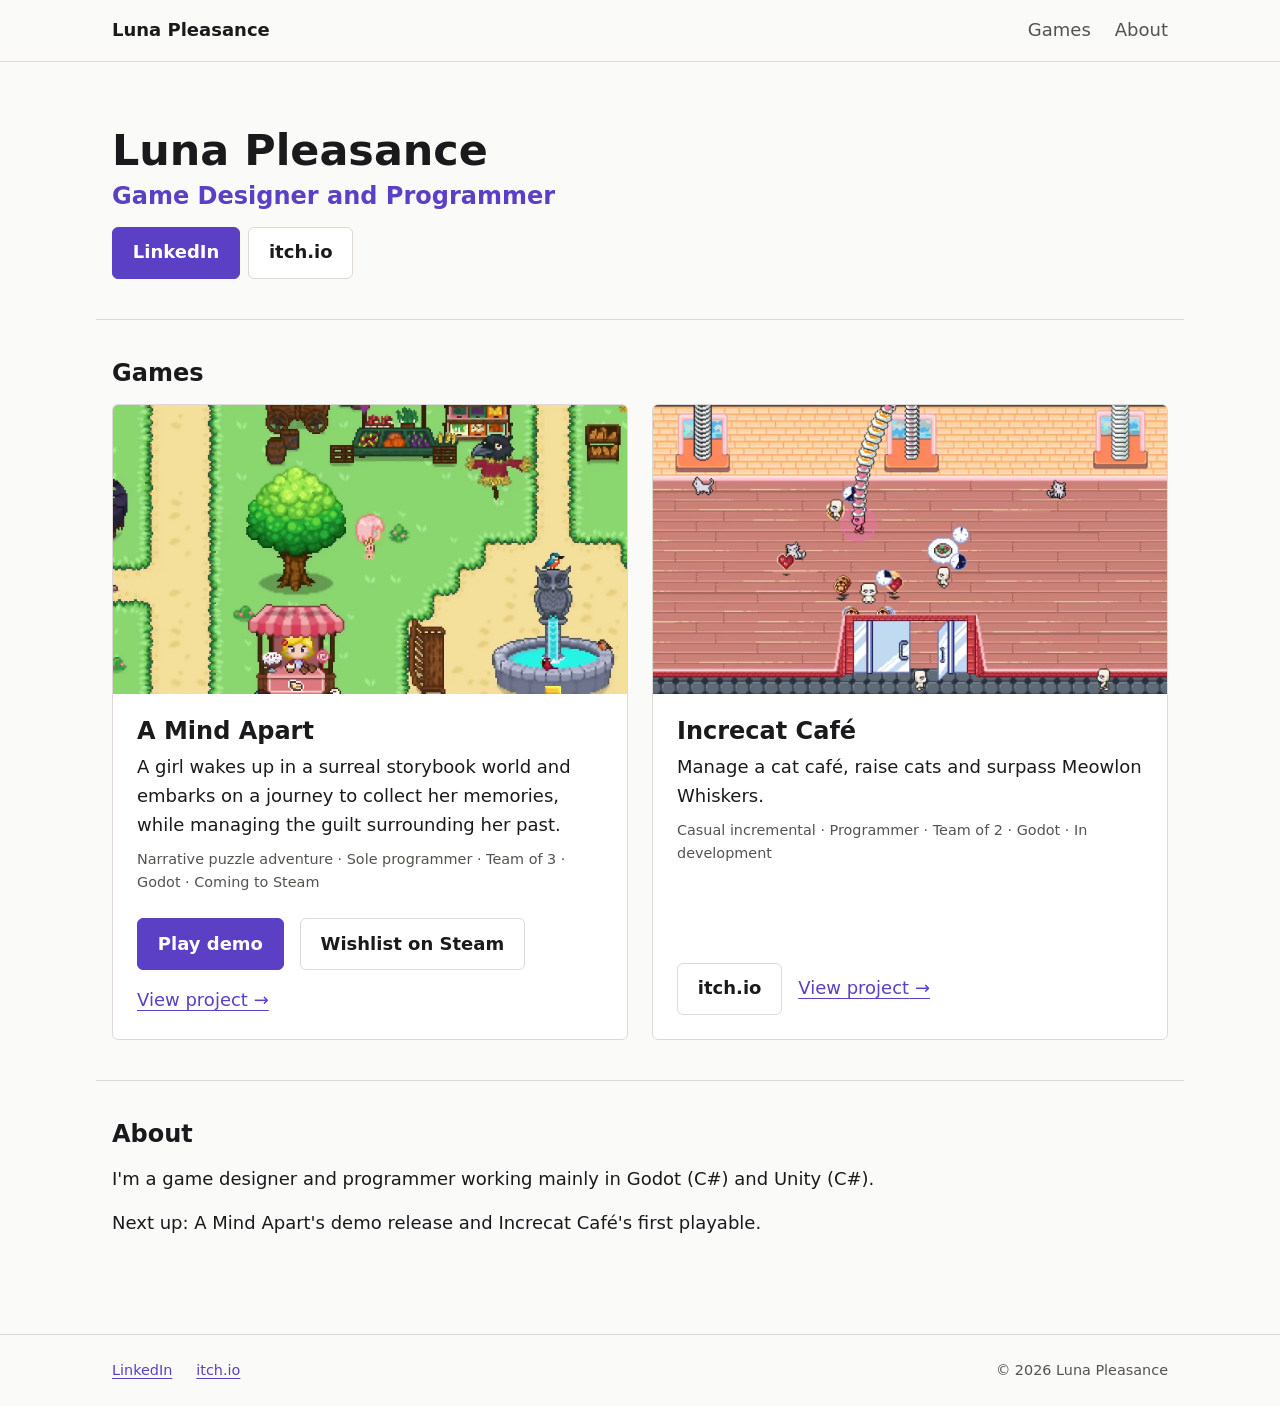
<file: index.html>
<!doctype html>
<html lang="en">
<head>
  <meta charset="utf-8">
  <meta name="viewport" content="width=device-width, initial-scale=1">
  <title>Luna Pleasance · Game Designer and Programmer</title>
  <meta name="description" content="Games by Luna Pleasance, game designer and programmer: A Mind Apart, a narrative puzzle adventure coming to Steam, and Increcat Café, a casual incremental about running a cat café.">
  <meta name="color-scheme" content="dark light">
  <link rel="icon" href="favicon.svg" type="image/svg+xml">
  <link rel="canonical" href="https://ellaluna.github.io/portfolio-demo/">
  <!-- Link previews (LinkedIn, Discord, Slack). -->
  <meta property="og:type" content="website">
  <meta property="og:title" content="Luna Pleasance · Game Designer and Programmer">
  <meta property="og:description" content="Games by Luna Pleasance, game designer and programmer: A Mind Apart, a narrative puzzle adventure coming to Steam, and Increcat Café, a casual incremental about running a cat café.">
  <meta property="og:url" content="https://ellaluna.github.io/portfolio-demo/">
  <meta property="og:image" content="https://ellaluna.github.io/portfolio-demo/assets/img/og-home.jpg">
  <meta name="twitter:card" content="summary_large_image">
  <link rel="stylesheet" href="css/style.css">
  <script src="js/main.js" defer></script>
</head>
<body>
  <a class="skip-link" href="#main">Skip to content</a>

  <header class="site-header">
    <div class="wrap header-inner">
      <a class="site-name" href="./">Luna Pleasance</a>
      <nav aria-label="Main">
        <ul class="nav-list">
          <li><a href="#work">Games</a></li>
          <li><a href="#about">About</a></li>
        </ul>
      </nav>
    </div>
  </header>

  <main id="main">
    <section class="hero wrap" aria-labelledby="hero-title">
      <h1 id="hero-title">
        Luna Pleasance
        <span class="hero-role">Game Designer and Programmer</span>
      </h1>
      <ul class="hero-links">
        <li><a class="btn btn-primary" href="https://www.linkedin.com/in/ella-luna-pleasance-769252192/" rel="noopener">LinkedIn</a></li>
        <li><a class="btn" href="https://tinypurplecat.itch.io" rel="noopener">itch.io</a></li>
      </ul>
    </section>

    <section id="work" class="wrap section" aria-labelledby="work-title">
      <h2 id="work-title">Games</h2>
      <ul class="project-grid">
        <li class="project-card">
          <div class="card-media">
            <video muted loop playsinline preload="none" width="1280" height="720"
                   poster="assets/img/a-mind-apart/card-poster.webp"
                   aria-label="Gameplay clip from A Mind Apart">
              <source src="assets/video/a-mind-apart/card-loop.mp4" type="video/mp4">
            </video>
            <button class="loop-toggle" type="button" hidden>Pause</button>
          </div>
          <div class="card-body">
            <h3><a href="projects/a-mind-apart.html">A Mind Apart</a></h3>
            <p class="card-desc">A girl wakes up in a surreal storybook world and embarks on a journey to collect her memories, while managing the guilt surrounding her past.</p>
            <p class="role-line">Narrative puzzle adventure · Sole programmer · Team of 3 · Godot · Coming to Steam</p>
            <div class="card-actions">
              <a class="btn btn-primary" href="https://tinypurplecat.itch.io/a-mind-apart" rel="noopener">Play demo</a>
              <a class="btn" href="https://store.steampowered.com/app/3713290/" rel="noopener">Wishlist on Steam</a>
              <a href="projects/a-mind-apart.html">View project<span class="visually-hidden">: A Mind Apart</span> →</a>
            </div>
          </div>
        </li>

        <li class="project-card">
          <div class="card-media">
            <video muted loop playsinline preload="none" width="1280" height="720"
                   poster="assets/img/increcat-cafe/card-poster.webp"
                   aria-label="Gameplay clip from Increcat Café">
              <source src="assets/video/increcat-cafe/card-loop.mp4" type="video/mp4">
            </video>
            <button class="loop-toggle" type="button" hidden>Pause</button>
          </div>
          <div class="card-body">
            <h3><a href="projects/increcat-cafe.html">Increcat Café</a></h3>
            <p class="card-desc">Manage a cat café, raise cats and surpass Meowlon Whiskers.</p>
            <p class="role-line">Casual incremental · Programmer · Team of 2 · Godot · In development</p>
            <div class="card-actions">
              <a class="btn" href="https://tinypurplecat.itch.io/increcat-cafe" rel="noopener"><span class="visually-hidden">Increcat Café on </span>itch.io</a>
              <a href="projects/increcat-cafe.html">View project<span class="visually-hidden">: Increcat Café</span> →</a>
            </div>
          </div>
        </li>
      </ul>
    </section>

    <section id="about" class="wrap section" aria-labelledby="about-title">
      <h2 id="about-title">About</h2>
      <p>I'm a game designer and programmer working mainly in Godot (C#) and Unity (C#).</p>
      <p>Next up: A Mind Apart's demo release and Increcat Café's first playable.</p>
    </section>
  </main>

  <footer class="site-footer">
    <div class="wrap footer-inner">
      <ul class="footer-links">
        <li><a href="https://www.linkedin.com/in/ella-luna-pleasance-769252192/" rel="noopener">LinkedIn</a></li>
        <li><a href="https://tinypurplecat.itch.io" rel="noopener">itch.io</a></li>
      </ul>
      <p class="footer-copy">© 2026 Luna Pleasance</p>
    </div>
  </footer>
</body>
</html>
</file>
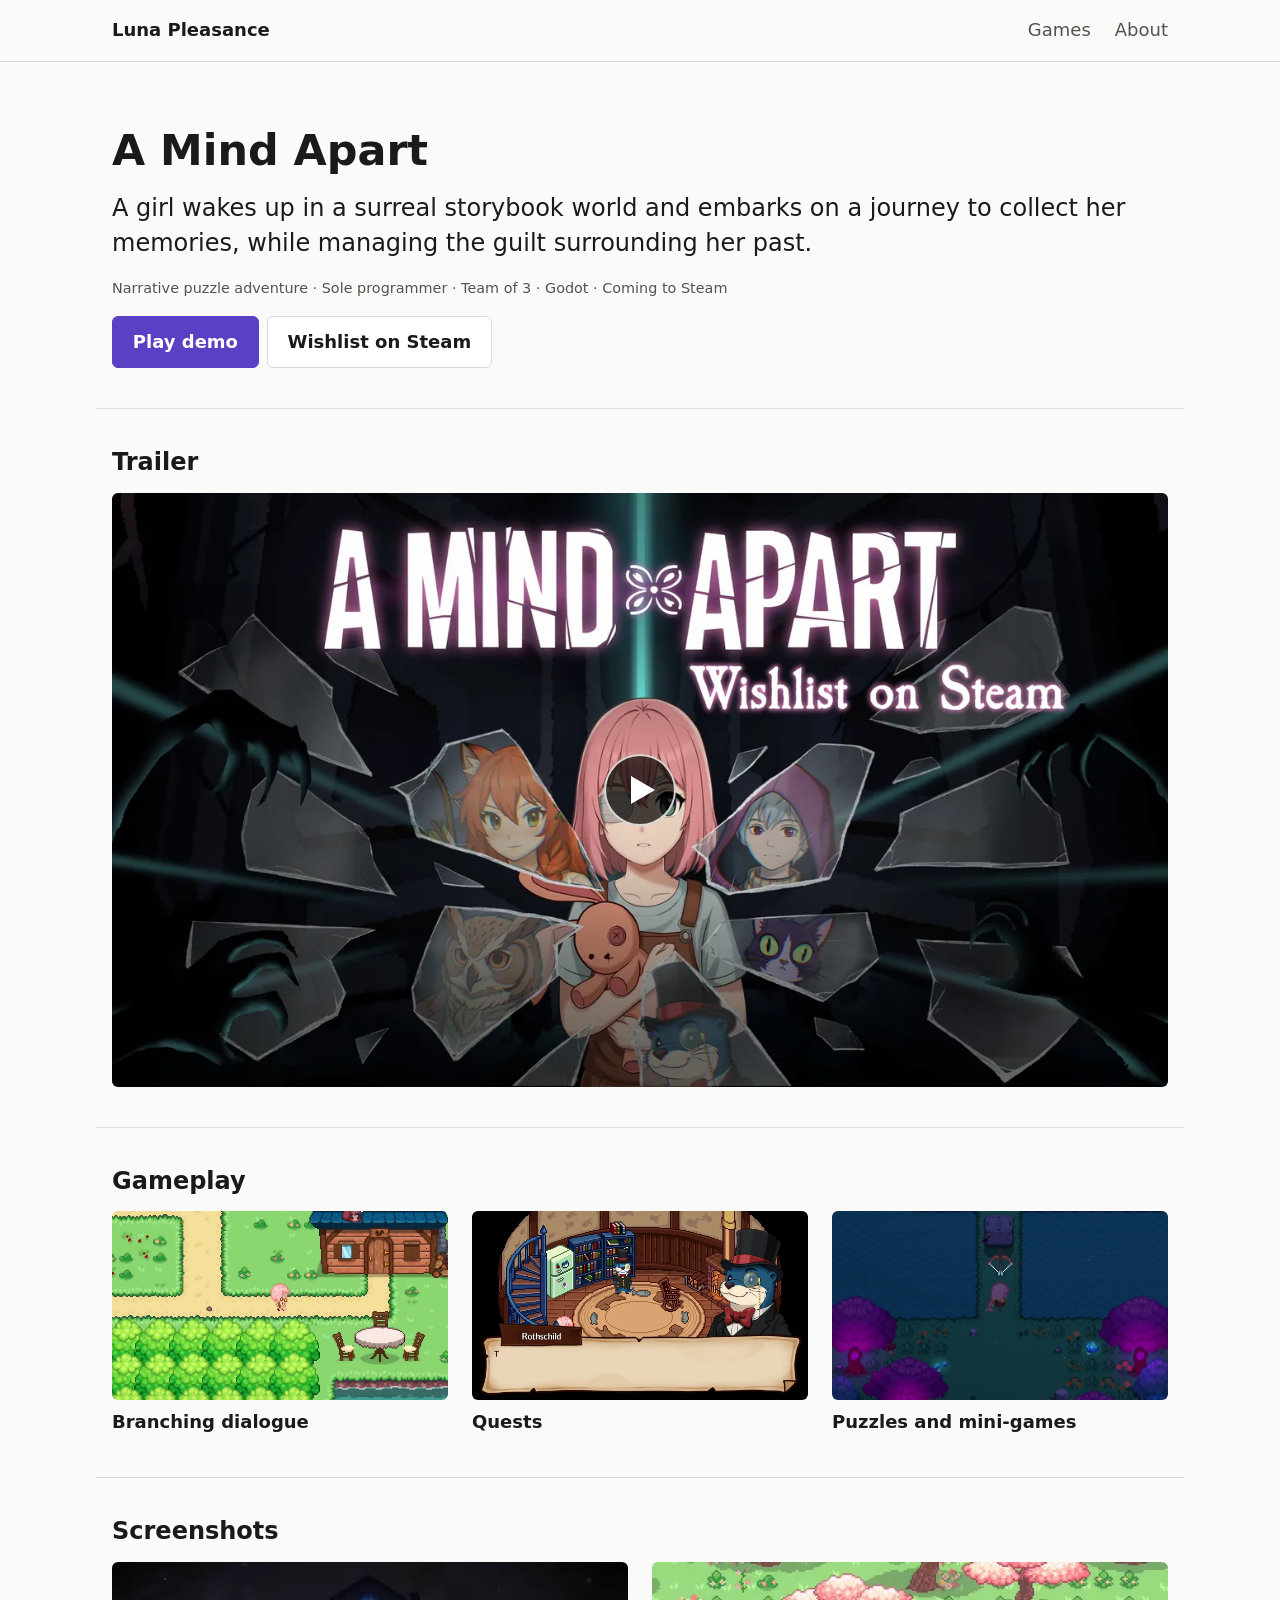
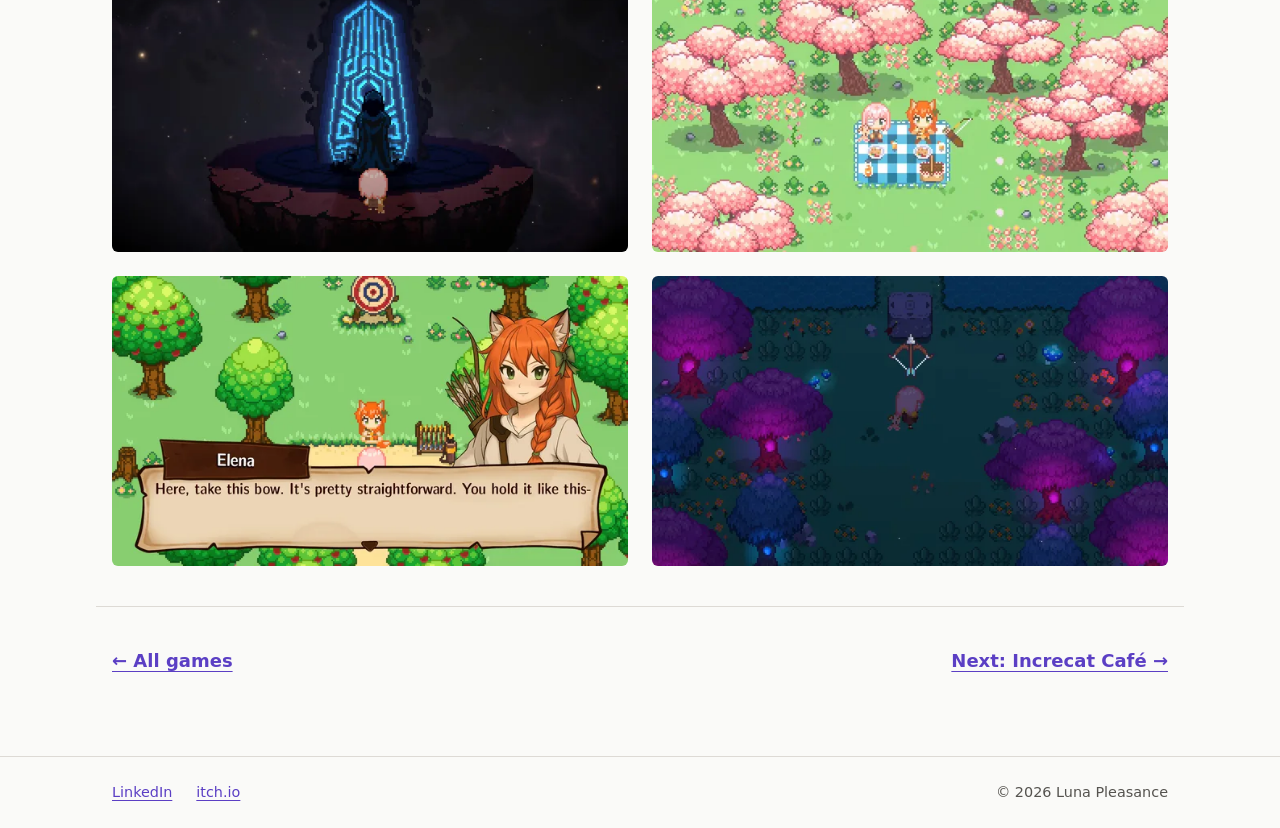
<file: projects/a-mind-apart.html>
<!doctype html>
<html lang="en">
<head>
  <meta charset="utf-8">
  <meta name="viewport" content="width=device-width, initial-scale=1">
  <title>A Mind Apart · Luna Pleasance</title>
  <meta name="description" content="A Mind Apart: a narrative puzzle adventure coming to Steam. Play the demo on itch.io and wishlist on Steam.">
  <meta name="color-scheme" content="dark light">
  <link rel="icon" href="../favicon.svg" type="image/svg+xml">
  <link rel="canonical" href="https://ellaluna.github.io/portfolio-demo/projects/a-mind-apart.html">
  <!-- Link previews (LinkedIn, Discord, Slack). -->
  <meta property="og:type" content="website">
  <meta property="og:title" content="A Mind Apart · Luna Pleasance">
  <meta property="og:description" content="A Mind Apart: a narrative puzzle adventure coming to Steam. Play the demo on itch.io and wishlist on Steam.">
  <meta property="og:url" content="https://ellaluna.github.io/portfolio-demo/projects/a-mind-apart.html">
  <meta property="og:image" content="https://ellaluna.github.io/portfolio-demo/assets/img/a-mind-apart/og.jpg">
  <meta name="twitter:card" content="summary_large_image">
  <link rel="stylesheet" href="../css/style.css">
  <script src="../js/main.js" defer></script>
</head>
<body>
  <a class="skip-link" href="#main">Skip to content</a>

  <header class="site-header">
    <div class="wrap header-inner">
      <a class="site-name" href="../">Luna Pleasance</a>
      <nav aria-label="Main">
        <ul class="nav-list">
          <li><a href="../#work">Games</a></li>
          <li><a href="../#about">About</a></li>
        </ul>
      </nav>
    </div>
  </header>

  <main id="main">
    <section class="project-header wrap" aria-labelledby="project-title">
      <h1 id="project-title">A Mind Apart</h1>
      <p class="project-desc">A girl wakes up in a surreal storybook world and embarks on a journey to collect her memories, while managing the guilt surrounding her past.</p>
      <p class="role-line">Narrative puzzle adventure · Sole programmer · Team of 3 · Godot · Coming to Steam</p>
      <ul class="hero-links">
        <li><a class="btn btn-primary" href="https://tinypurplecat.itch.io/a-mind-apart" rel="noopener">Play demo</a></li>
        <li><a class="btn" href="https://store.steampowered.com/app/3713290/" rel="noopener">Wishlist on Steam</a></li>
      </ul>
    </section>

    <section class="wrap section" aria-labelledby="trailer-title">
      <h2 id="trailer-title">Trailer</h2>
      <div class="trailer">
        <a class="trailer-link" href="https://www.youtube.com/watch?v=wmI7o-bNMDo"
           data-youtube-id="wmI7o-bNMDo" data-title="A Mind Apart trailer" rel="noopener">
          <img src="../assets/img/a-mind-apart/trailer-poster.webp" alt="" width="1280" height="720">
          <span class="trailer-play" aria-hidden="true"></span>
          <span class="visually-hidden">Play the A Mind Apart trailer</span>
        </a>
      </div>
    </section>

    <section class="wrap section" aria-labelledby="clips-title">
      <h2 id="clips-title">Gameplay</h2>
      <ul class="clip-grid">
        <li>
          <figure class="clip">
            <div class="card-media">
              <video muted loop playsinline preload="none" width="1280" height="720"
                     poster="../assets/img/a-mind-apart/clip-dialogue-poster.webp"
                     aria-label="Branching dialogue clip">
                <source src="../assets/video/a-mind-apart/clip-dialogue.mp4" type="video/mp4">
              </video>
              <button class="loop-toggle" type="button" hidden>Pause</button>
            </div>
            <figcaption>Branching dialogue</figcaption>
          </figure>
        </li>
        <li>
          <figure class="clip">
            <div class="card-media">
              <video muted loop playsinline preload="none" width="1280" height="720"
                     poster="../assets/img/a-mind-apart/clip-quests-poster.webp"
                     aria-label="Quests clip">
                <source src="../assets/video/a-mind-apart/clip-quests.mp4" type="video/mp4">
              </video>
              <button class="loop-toggle" type="button" hidden>Pause</button>
            </div>
            <figcaption>Quests</figcaption>
          </figure>
        </li>
        <li>
          <figure class="clip">
            <div class="card-media">
              <video muted loop playsinline preload="none" width="1280" height="720"
                     poster="../assets/img/a-mind-apart/clip-puzzles-poster.webp"
                     aria-label="Puzzles and mini-games clip">
                <source src="../assets/video/a-mind-apart/clip-puzzles.mp4" type="video/mp4">
              </video>
              <button class="loop-toggle" type="button" hidden>Pause</button>
            </div>
            <figcaption>Puzzles and mini-games</figcaption>
          </figure>
        </li>
      </ul>
    </section>

    <section class="wrap section" aria-labelledby="shots-title">
      <h2 id="shots-title">Screenshots</h2>
      <ul class="shot-grid">
        <li><img src="../assets/img/a-mind-apart/shot-01-640.webp"
                 srcset="../assets/img/a-mind-apart/shot-01-640.webp 640w, ../assets/img/a-mind-apart/shot-01-1280.webp 1280w"
                 sizes="(min-width: 768px) 50vw, 100vw" width="1280" height="720" loading="lazy"
                 alt="The hooded Gatekeeper before a glowing blue gate on a floating island"></li>
        <li><img src="../assets/img/a-mind-apart/shot-02-640.webp"
                 srcset="../assets/img/a-mind-apart/shot-02-640.webp 640w, ../assets/img/a-mind-apart/shot-02-1280.webp 1280w"
                 sizes="(min-width: 768px) 50vw, 100vw" width="1280" height="720" loading="lazy"
                 alt="Two characters sharing a picnic in a pink blossom forest"></li>
        <li><img src="../assets/img/a-mind-apart/shot-03-640.webp"
                 srcset="../assets/img/a-mind-apart/shot-03-640.webp 640w, ../assets/img/a-mind-apart/shot-03-1280.webp 1280w"
                 sizes="(min-width: 768px) 50vw, 100vw" width="1280" height="720" loading="lazy"
                 alt="Elena, a fox-eared archer, showing the player how to use a bow at a training range"></li>
        <li><img src="../assets/img/a-mind-apart/shot-04-640.webp"
                 srcset="../assets/img/a-mind-apart/shot-04-640.webp 640w, ../assets/img/a-mind-apart/shot-04-1280.webp 1280w"
                 sizes="(min-width: 768px) 50vw, 100vw" width="1280" height="720" loading="lazy"
                 alt="The player crossing a glowing purple forest at night"></li>
      </ul>
    </section>

    <nav class="wrap section project-nav" aria-label="Projects">
      <a href="../#work">← All games</a>
      <a href="increcat-cafe.html">Next: Increcat Café →</a>
    </nav>
  </main>

  <footer class="site-footer">
    <div class="wrap footer-inner">
      <ul class="footer-links">
        <li><a href="https://www.linkedin.com/in/ella-luna-pleasance-769252192/" rel="noopener">LinkedIn</a></li>
        <li><a href="https://tinypurplecat.itch.io" rel="noopener">itch.io</a></li>
      </ul>
      <p class="footer-copy">© 2026 Luna Pleasance</p>
    </div>
  </footer>
</body>
</html>
</file>
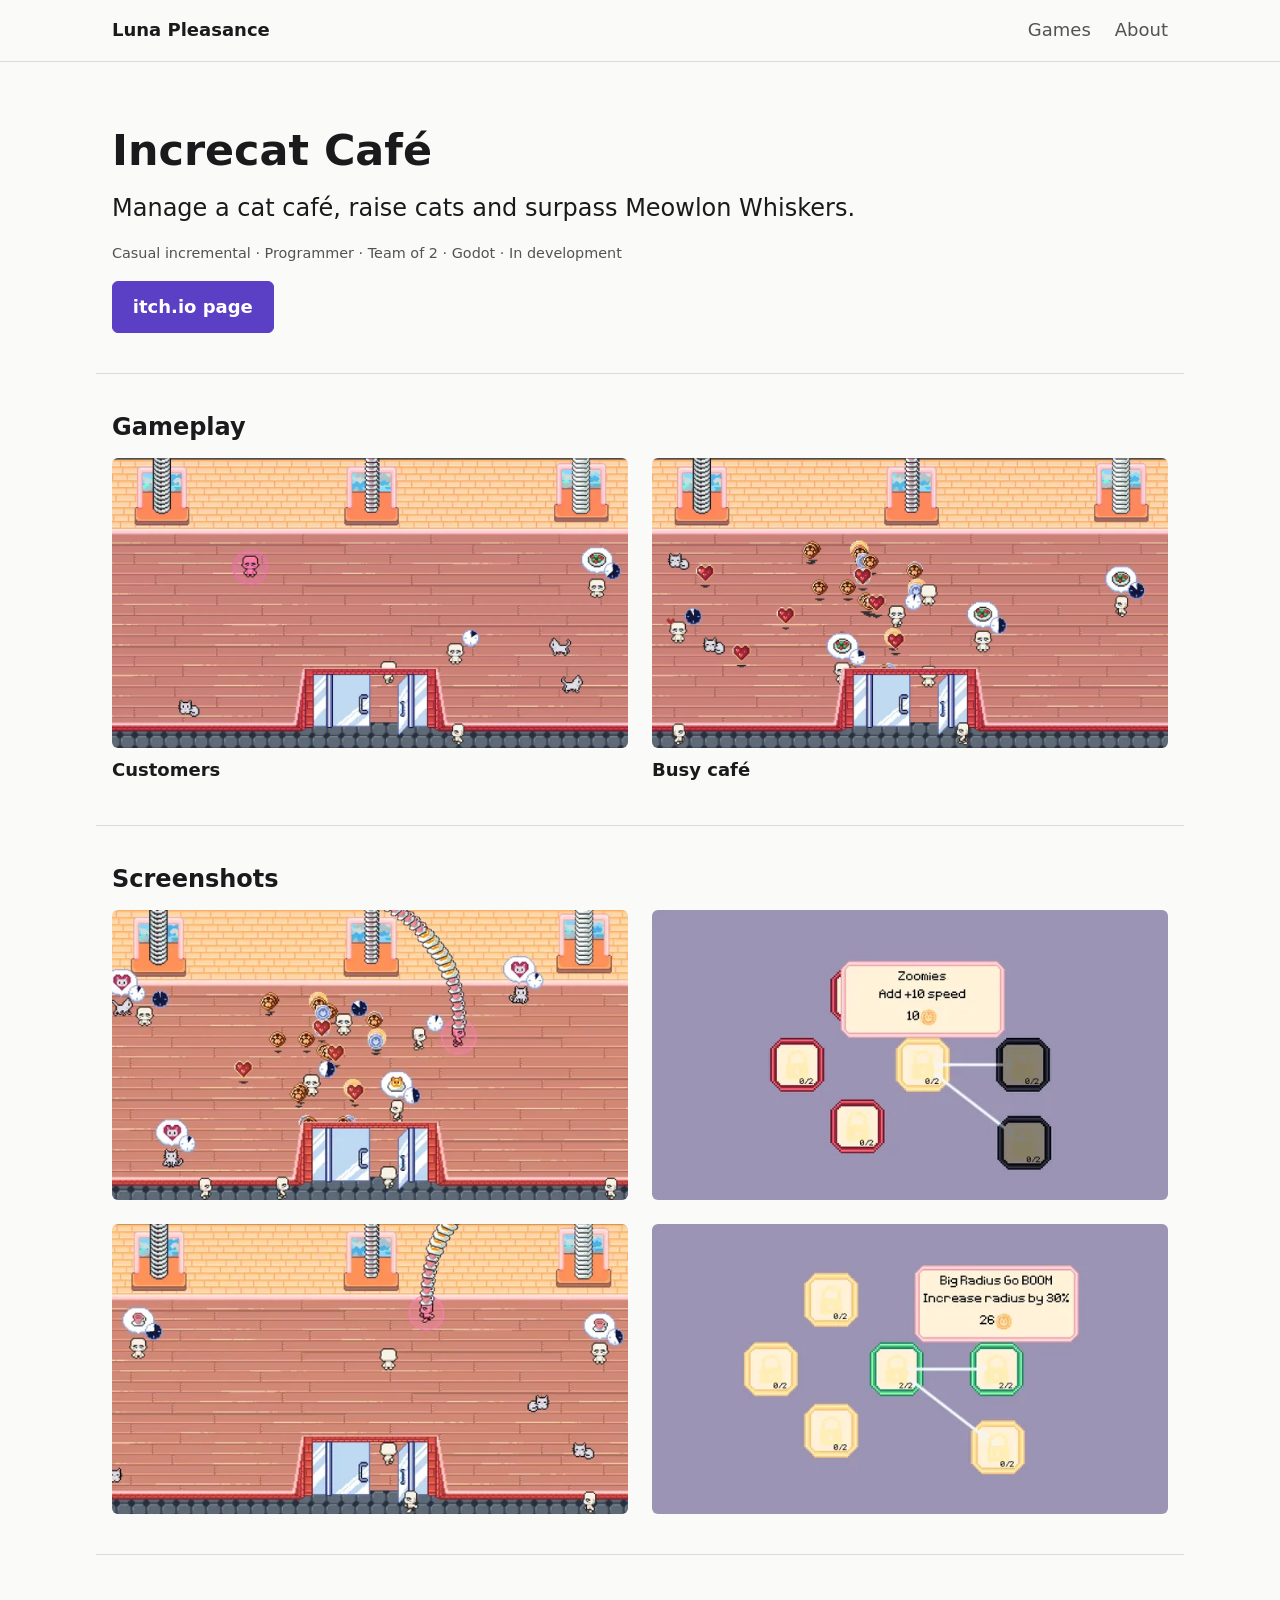
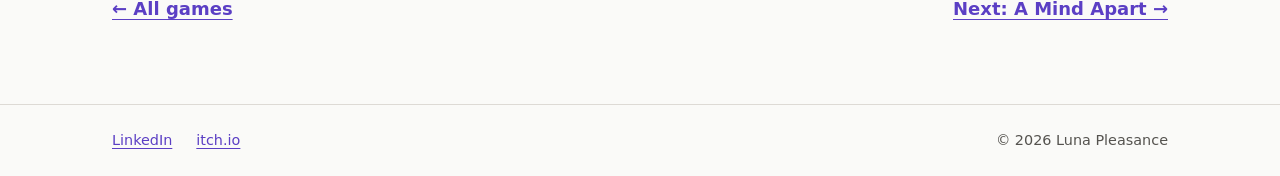
<file: projects/increcat-cafe.html>
<!doctype html>
<html lang="en">
<head>
  <meta charset="utf-8">
  <meta name="viewport" content="width=device-width, initial-scale=1">
  <title>Increcat Café · Luna Pleasance</title>
  <meta name="description" content="Increcat Café: a casual incremental game. Manage a cat café, raise cats and surpass Meowlon Whiskers.">
  <meta name="color-scheme" content="dark light">
  <link rel="icon" href="../favicon.svg" type="image/svg+xml">
  <link rel="canonical" href="https://ellaluna.github.io/portfolio-demo/projects/increcat-cafe.html">
  <!-- Link previews (LinkedIn, Discord, Slack). -->
  <meta property="og:type" content="website">
  <meta property="og:title" content="Increcat Café · Luna Pleasance">
  <meta property="og:description" content="Increcat Café: a casual incremental game. Manage a cat café, raise cats and surpass Meowlon Whiskers.">
  <meta property="og:url" content="https://ellaluna.github.io/portfolio-demo/projects/increcat-cafe.html">
  <meta property="og:image" content="https://ellaluna.github.io/portfolio-demo/assets/img/increcat-cafe/og.jpg">
  <meta name="twitter:card" content="summary_large_image">
  <link rel="stylesheet" href="../css/style.css">
  <script src="../js/main.js" defer></script>
</head>
<body>
  <a class="skip-link" href="#main">Skip to content</a>

  <header class="site-header">
    <div class="wrap header-inner">
      <a class="site-name" href="../">Luna Pleasance</a>
      <nav aria-label="Main">
        <ul class="nav-list">
          <li><a href="../#work">Games</a></li>
          <li><a href="../#about">About</a></li>
        </ul>
      </nav>
    </div>
  </header>

  <main id="main">
    <section class="project-header wrap" aria-labelledby="project-title">
      <h1 id="project-title">Increcat Café</h1>
      <p class="project-desc">Manage a cat café, raise cats and surpass Meowlon Whiskers.</p>
      <p class="role-line">Casual incremental · Programmer · Team of 2 · Godot · In development</p>
      <ul class="hero-links">
        <li><a class="btn btn-primary" href="https://tinypurplecat.itch.io/increcat-cafe" rel="noopener">itch.io page</a></li>
      </ul>
    </section>

    <section class="wrap section" aria-labelledby="clips-title">
      <h2 id="clips-title">Gameplay</h2>
      <ul class="clip-grid">
        <li>
          <figure class="clip">
            <div class="card-media">
              <video muted loop playsinline preload="none" width="1280" height="720"
                     poster="../assets/img/increcat-cafe/clip-customers-poster.webp"
                     aria-label="Customers clip">
                <source src="../assets/video/increcat-cafe/clip-customers.mp4" type="video/mp4">
              </video>
              <button class="loop-toggle" type="button" hidden>Pause</button>
            </div>
            <figcaption>Customers</figcaption>
          </figure>
        </li>
        <li>
          <figure class="clip">
            <div class="card-media">
              <video muted loop playsinline preload="none" width="1280" height="720"
                     poster="../assets/img/increcat-cafe/clip-busy-poster.webp"
                     aria-label="Busy café clip">
                <source src="../assets/video/increcat-cafe/clip-busy.mp4" type="video/mp4">
              </video>
              <button class="loop-toggle" type="button" hidden>Pause</button>
            </div>
            <figcaption>Busy café</figcaption>
          </figure>
        </li>
      </ul>
    </section>

    <section class="wrap section" aria-labelledby="shots-title">
      <h2 id="shots-title">Screenshots</h2>
      <ul class="shot-grid">
        <li><img src="../assets/img/increcat-cafe/shot-01-640.webp"
                 srcset="../assets/img/increcat-cafe/shot-01-640.webp 640w, ../assets/img/increcat-cafe/shot-01-1280.webp 1280w"
                 sizes="(min-width: 768px) 50vw, 100vw" width="1280" height="720" loading="lazy"
                 alt="A busy café: customers waiting with order bubbles while cats wander and hearts float up"></li>
        <li><img src="../assets/img/increcat-cafe/shot-02-640.webp"
                 srcset="../assets/img/increcat-cafe/shot-02-640.webp 640w, ../assets/img/increcat-cafe/shot-02-1280.webp 1280w"
                 sizes="(min-width: 768px) 50vw, 100vw" width="1280" height="720" loading="lazy"
                 alt="Skill tree with the Zoomies upgrade highlighted: +10 speed for 10 coins"></li>
        <li><img src="../assets/img/increcat-cafe/shot-03-640.webp"
                 srcset="../assets/img/increcat-cafe/shot-03-640.webp 640w, ../assets/img/increcat-cafe/shot-03-1280.webp 1280w"
                 sizes="(min-width: 768px) 50vw, 100vw" width="1280" height="720" loading="lazy"
                 alt="A stack of plates arcing out of a serving window while customers wait for their orders"></li>
        <li><img src="../assets/img/increcat-cafe/shot-04-640.webp"
                 srcset="../assets/img/increcat-cafe/shot-04-640.webp 640w, ../assets/img/increcat-cafe/shot-04-1280.webp 1280w"
                 sizes="(min-width: 768px) 50vw, 100vw" width="1280" height="720" loading="lazy"
                 alt="Skill tree with the Big Radius Go BOOM upgrade highlighted: radius +30% for 26 coins"></li>
      </ul>
    </section>

    <nav class="wrap section project-nav" aria-label="Projects">
      <a href="../#work">← All games</a>
      <a href="a-mind-apart.html">Next: A Mind Apart →</a>
    </nav>
  </main>

  <footer class="site-footer">
    <div class="wrap footer-inner">
      <ul class="footer-links">
        <li><a href="https://www.linkedin.com/in/ella-luna-pleasance-769252192/" rel="noopener">LinkedIn</a></li>
        <li><a href="https://tinypurplecat.itch.io" rel="noopener">itch.io</a></li>
      </ul>
      <p class="footer-copy">© 2026 Luna Pleasance</p>
    </div>
  </footer>
</body>
</html>
</file>
<file: css/style.css>
/* ---------- Tokens ---------- */
/* Dark is the base; light applies only when the OS asks for it. */
:root {
  --bg: #121214;
  --surface: #1c1c20;
  --border: #2e2e34;
  --text: #e8e6e3;
  --text-muted: #a8a6a3;
  /* TODO: swap for a color from A Mind Apart's palette (keep >= 4.5:1 on --bg) */
  --accent: #b69cff;
  --accent-text: #121214;

  --font-sans: system-ui, -apple-system, "Segoe UI", Roboto, sans-serif;
  --step-0: clamp(1rem, 0.95rem + 0.25vw, 1.125rem);
  --step-1: clamp(1.25rem, 1.1rem + 0.6vw, 1.5rem);
  --step-2: clamp(1.75rem, 1.4rem + 1.6vw, 2.75rem);

  --space-1: 0.5rem;
  --space-2: 1rem;
  --space-3: 1.5rem;
  --space-4: 2.5rem;
  --space-5: 4rem;

  --radius: 6px;
  --max-width: 68rem;
  --measure: 68ch;
}

@media (prefers-color-scheme: light) {
  :root {
    --bg: #fafaf8;
    --surface: #ffffff;
    --border: #dddad5;
    --text: #1a1a1c;
    --text-muted: #55534f;
    --accent: #5b3fc4;
    --accent-text: #ffffff;
  }
}

/* ---------- Base ---------- */
*, *::before, *::after { box-sizing: border-box; }

body {
  margin: 0;
  background: var(--bg);
  color: var(--text);
  font-family: var(--font-sans);
  font-size: var(--step-0);
  line-height: 1.6;
}

h1, h2, h3 { line-height: 1.15; margin: 0 0 var(--space-2); }
h2 { font-size: var(--step-1); }
p { margin: 0 0 var(--space-2); max-width: var(--measure); }
img, video { max-width: 100%; height: auto; display: block; }

a { color: var(--accent); text-underline-offset: 0.2em; }
a:hover { text-decoration-thickness: 2px; }

:focus-visible {
  outline: 3px solid var(--accent);
  outline-offset: 3px;
  border-radius: 2px;
}

ul[class] { list-style: none; margin: 0; padding: 0; }

.wrap {
  width: 100%;
  max-width: var(--max-width);
  margin-inline: auto;
  padding-inline: var(--space-2);
}

.skip-link {
  position: absolute;
  left: var(--space-2);
  top: -3rem;
  padding: var(--space-1) var(--space-2);
  background: var(--accent);
  color: var(--accent-text);
  z-index: 10;
}
.skip-link:focus { top: var(--space-1); }

/* ---------- Header ---------- */
.site-header { border-bottom: 1px solid var(--border); }

.header-inner {
  display: flex;
  flex-wrap: wrap;
  align-items: center;
  justify-content: space-between;
  gap: var(--space-1) var(--space-3);
  padding-block: var(--space-2);
}

.site-name {
  color: var(--text);
  font-weight: 700;
  text-decoration: none;
}

.nav-list { display: flex; flex-wrap: wrap; gap: var(--space-3); }
.nav-list a { color: var(--text-muted); text-decoration: none; }
.nav-list a:hover { color: var(--text); }

/* ---------- Hero ---------- */
.hero { padding-block: var(--space-5) var(--space-4); }

.hero h1 { font-size: var(--step-2); }

.hero-role {
  display: block;
  color: var(--accent);
  font-size: var(--step-1);
  font-weight: 600;
  margin-top: var(--space-1);
}

.hero-links {
  display: flex;
  flex-wrap: wrap;
  gap: var(--space-1);
  margin-top: var(--space-3);
}

/* ---------- Buttons ---------- */
.btn {
  display: inline-block;
  padding: 0.6em 1.1em;
  border: 1px solid var(--border);
  border-radius: var(--radius);
  background: var(--surface);
  color: var(--text);
  text-decoration: none;
  font-weight: 600;
}
.btn:hover { border-color: var(--accent); }

.btn-primary {
  background: var(--accent);
  border-color: var(--accent);
  color: var(--accent-text);
}

/* ---------- Sections ---------- */
.section { padding-block: var(--space-4); border-top: 1px solid var(--border); }

/* ---------- Project cards ---------- */
.project-grid { display: grid; gap: var(--space-3); }

@media (min-width: 768px) {
  .project-grid { grid-template-columns: 1fr 1fr; }
}

.project-card {
  display: flex;
  flex-direction: column;
  background: var(--surface);
  border: 1px solid var(--border);
  border-radius: var(--radius);
  overflow: hidden;
}

.card-media {
  position: relative;
  aspect-ratio: 16 / 9;
  background: var(--border);
}
.card-media video { width: 100%; height: 100%; object-fit: cover; }

/* Sits on top of footage, so it uses fixed colors rather than theme tokens. */
.loop-toggle {
  position: absolute;
  right: var(--space-1);
  bottom: var(--space-1);
  padding: 0.3em 0.8em;
  font: inherit;
  font-size: 0.85rem;
  font-weight: 600;
  color: #fff;
  background: rgb(0 0 0 / 0.7);
  border: 1px solid rgb(255 255 255 / 0.35);
  border-radius: var(--radius);
  cursor: pointer;
}

.card-body {
  display: flex;
  flex-direction: column;
  gap: var(--space-1);
  flex: 1;
  padding: var(--space-3);
}
.card-body h3 { font-size: var(--step-1); margin: 0; }
.card-body h3 a { color: var(--text); text-decoration: none; }
.card-body h3 a:hover { text-decoration: underline; }
.card-desc { margin: 0; }
.role-line { margin: 0; color: var(--text-muted); font-size: 0.9rem; }

.card-actions {
  display: flex;
  flex-wrap: wrap;
  align-items: center;
  gap: var(--space-2);
  margin-top: auto;
  padding-top: var(--space-2);
}

/* ---------- Project page ---------- */
.project-header { padding-block: var(--space-5) var(--space-4); }
.project-header h1 { font-size: var(--step-2); }
.project-desc { font-size: var(--step-1); line-height: 1.45; }
.project-header .hero-links { margin-top: var(--space-2); }

.trailer {
  position: relative;
  aspect-ratio: 16 / 9;
  background: var(--border);
  border-radius: var(--radius);
  overflow: hidden;
}
.trailer-link, .trailer iframe {
  display: block;
  width: 100%;
  height: 100%;
  border: 0;
}
.trailer-link img { width: 100%; height: 100%; object-fit: cover; }

/* Play badge on top of footage: fixed colors, not theme tokens. */
.trailer-play {
  position: absolute;
  inset: 50% auto auto 50%;
  width: 4.5rem;
  height: 4.5rem;
  translate: -50% -50%;
  border-radius: 50%;
  background: rgb(0 0 0 / 0.7);
  border: 2px solid rgb(255 255 255 / 0.8);
}
.trailer-play::after {
  content: "";
  position: absolute;
  inset: 50% auto auto 54%;
  translate: -50% -50%;
  border-style: solid;
  border-width: 0.9rem 0 0.9rem 1.5rem;
  border-color: transparent transparent transparent #fff;
}
.trailer-link:hover .trailer-play,
.trailer-link:focus-visible .trailer-play { background: var(--accent); }
.trailer-link:hover .trailer-play::after,
.trailer-link:focus-visible .trailer-play::after { border-left-color: var(--accent-text); }

.clip-grid, .shot-grid {
  display: grid;
  gap: var(--space-3);
  grid-template-columns: repeat(auto-fit, minmax(min(100%, 18rem), 1fr));
}
.shot-grid { grid-template-columns: repeat(auto-fit, minmax(min(100%, 24rem), 1fr)); }
.clip { margin: 0; }
.clip .card-media { border-radius: var(--radius); overflow: hidden; }
.clip figcaption { margin-top: var(--space-1); font-weight: 600; }

.shot-grid img {
  width: 100%;
  aspect-ratio: 16 / 9;
  object-fit: cover;
  background: var(--border);
  border-radius: var(--radius);
}

.project-nav {
  display: flex;
  flex-wrap: wrap;
  justify-content: space-between;
  gap: var(--space-2);
  font-weight: 600;
}

.visually-hidden {
  position: absolute;
  width: 1px;
  height: 1px;
  overflow: hidden;
  clip-path: inset(50%);
  white-space: nowrap;
}

/* ---------- Footer ---------- */
.site-footer { border-top: 1px solid var(--border); margin-top: var(--space-4); }

.footer-inner {
  display: flex;
  flex-wrap: wrap;
  justify-content: space-between;
  gap: var(--space-2);
  padding-block: var(--space-3);
  font-size: 0.9rem;
}

.footer-links { display: flex; flex-wrap: wrap; gap: var(--space-3); }
.footer-copy { margin: 0; color: var(--text-muted); }

@media (prefers-reduced-motion: reduce) {
  *, *::before, *::after { animation: none !important; transition: none !important; scroll-behavior: auto !important; }
}
</file>
